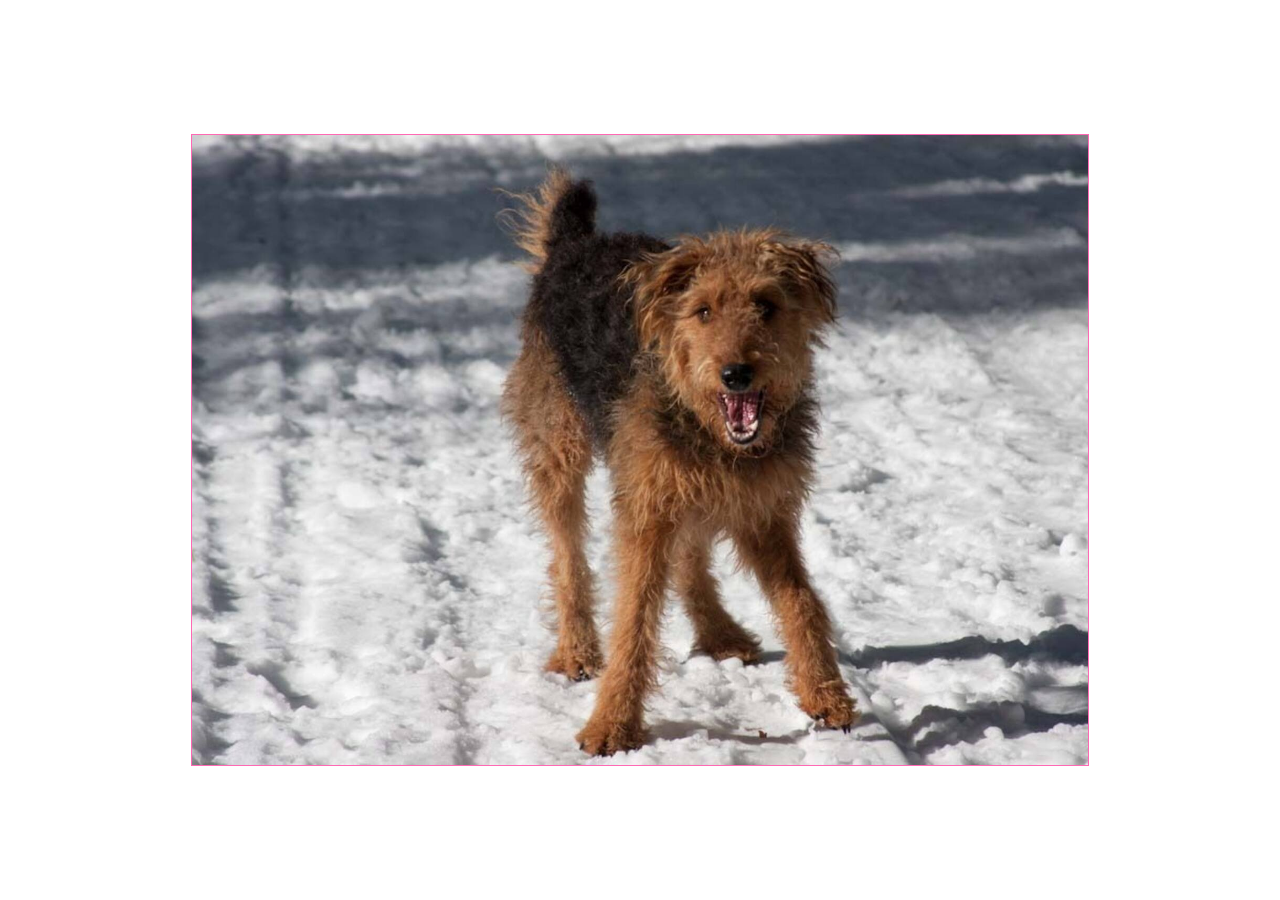
<file: src/Chapter 1/01_01b/index.html>
<!doctype html>
<html lang="en-US">

<head>
  <meta charset="utf-8" />
  <meta name="viewport" content="width=device-width, initial-scale=1.0" />
  <title>Modern image markup</title>
  <link href="style.css" rel="stylesheet" type="text/css" />
</head>

<body>
  <main class="container">
    <article class="content">
      <img src="../../assets/images/snow-dog.jpg" alt="Dog playing in the snow" />
    </article>
  </main>
</body>

</html>
</file>
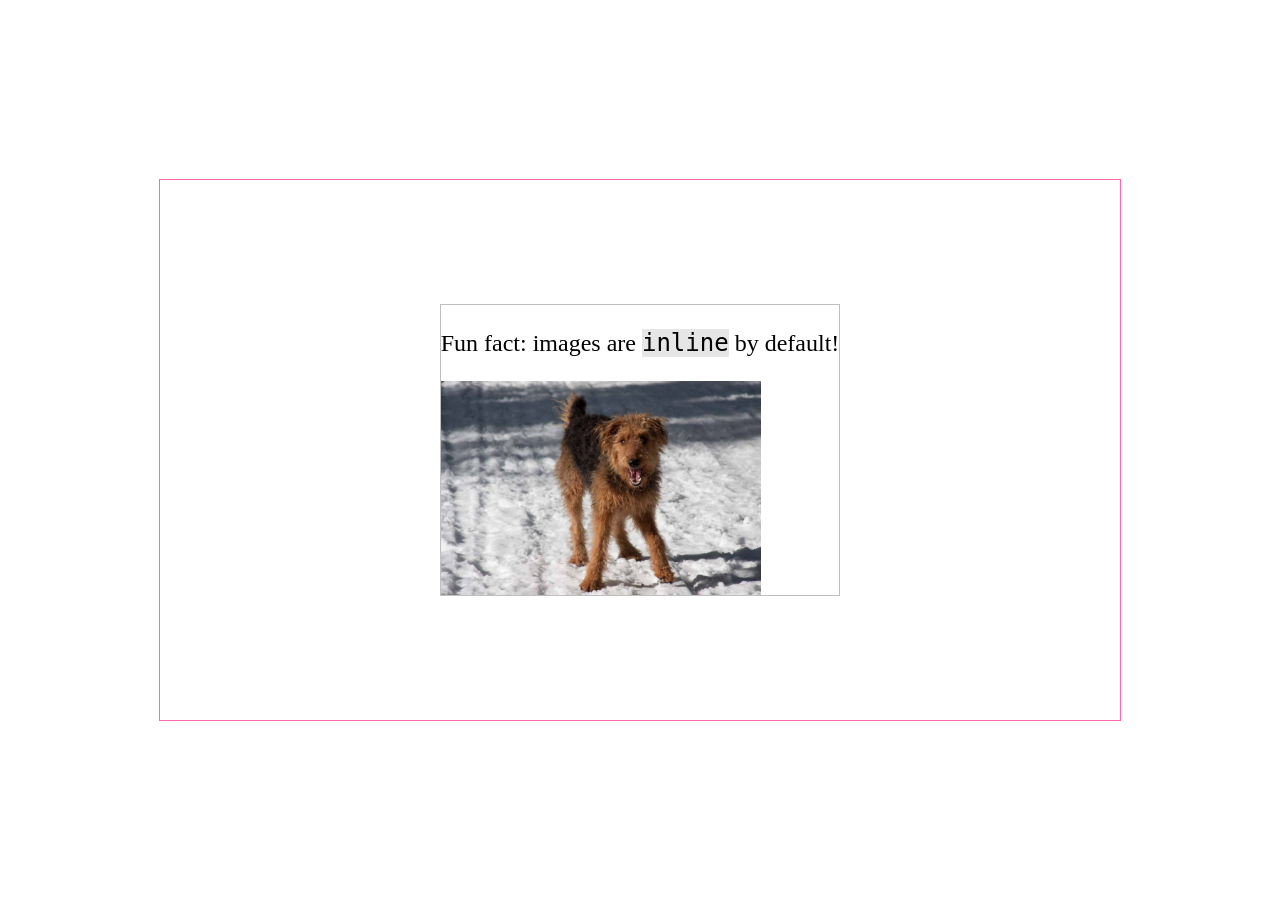
<file: src/Chapter 1/01_02b/index.html>
<!doctype html>
<html lang="en-US">

<head>
  <meta charset="utf-8" />
  <meta name="viewport" content="width=device-width, initial-scale=1.0" />
  <title>Removing the space under an image</title>
  <link href="style.css" rel="stylesheet" type="text/css" />
</head>

<body>
  <main class="container">
    <article class="content">
      <div class="image-box">
        <p>Fun fact: images are <code>inline</code> by default!</p>
        <img src="../../assets/images/snow-dog.jpg" alt="A terrier standing in the snow, ready to play" width="1800"
        height="1200" loading="lazy" />
      </div>
    </article>
  </main>
</body>

</html>
</file>
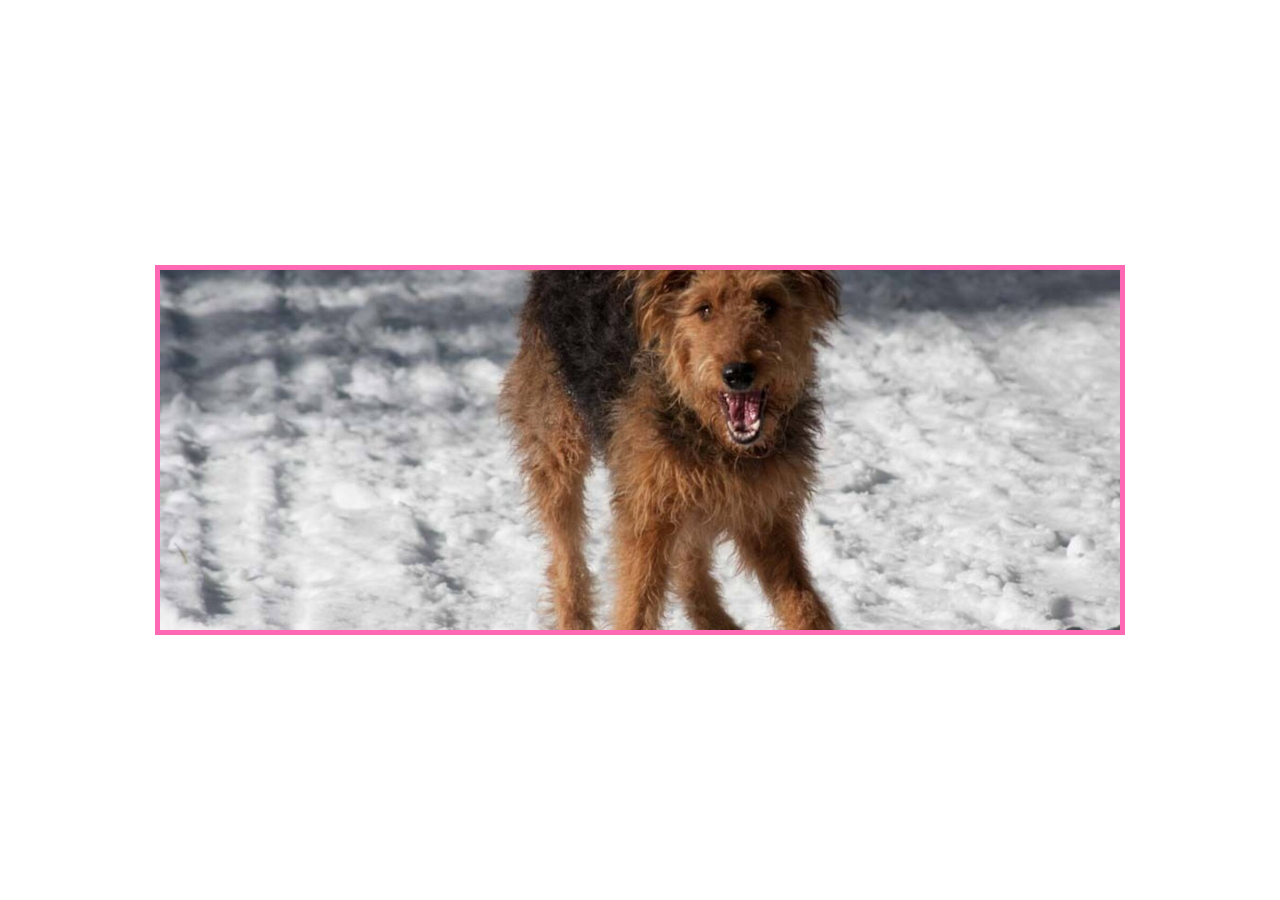
<file: src/Chapter 1/01_03b/index.html>
<!doctype html>
<html lang="en-US">

<head>
  <meta charset="utf-8" />
  <meta name="viewport" content="width=device-width, initial-scale=1.0" />
  <title>Fitting and positioning an image inside any container</title>
  <link href="style.css" rel="stylesheet" type="text/css" />
</head>

<body>
  <main class="container">
    <article class="content">
      <img src="../../assets/images/snow-dog.jpg" alt="A terrier standing in the snow, ready to play" width="1800"
        height="1200" loading="lazy" class="image" />
    </article>
  </main>
</body>

</html>
</file>
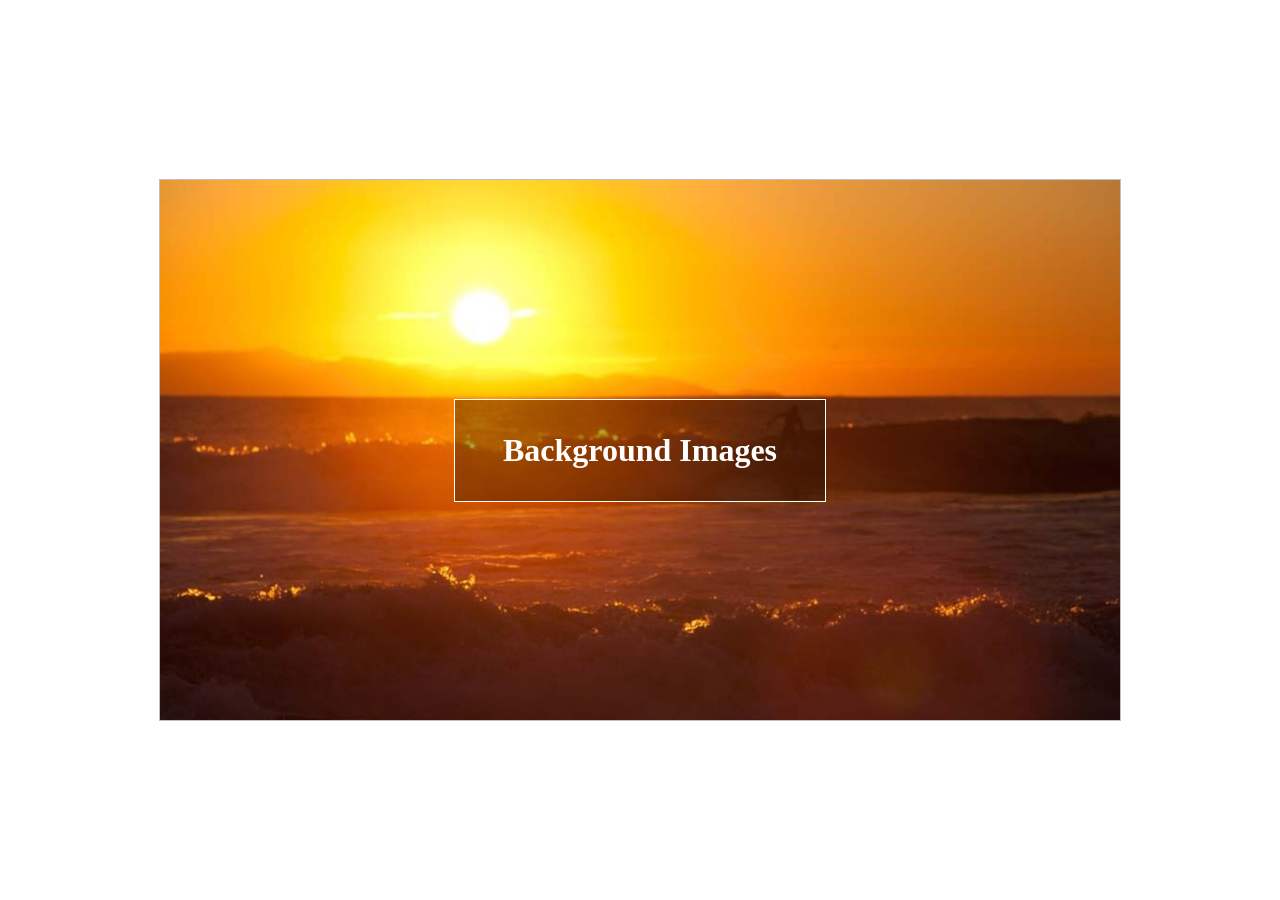
<file: src/Chapter 1/01_04b/index.html>
<!doctype html>
<html lang="en-US">

<head>
  <meta charset="utf-8" />
  <meta name="viewport" content="width=device-width, initial-scale=1.0" />
  <title>Fitting and positioning a background image in a container</title>
  <link href="style.css" rel="stylesheet" type="text/css" />
</head>

<body>
  <main class="container">
    <article class="content">
      <h1>Background Images</h1>
    </article>
  </main>
</body>

</html>
</file>
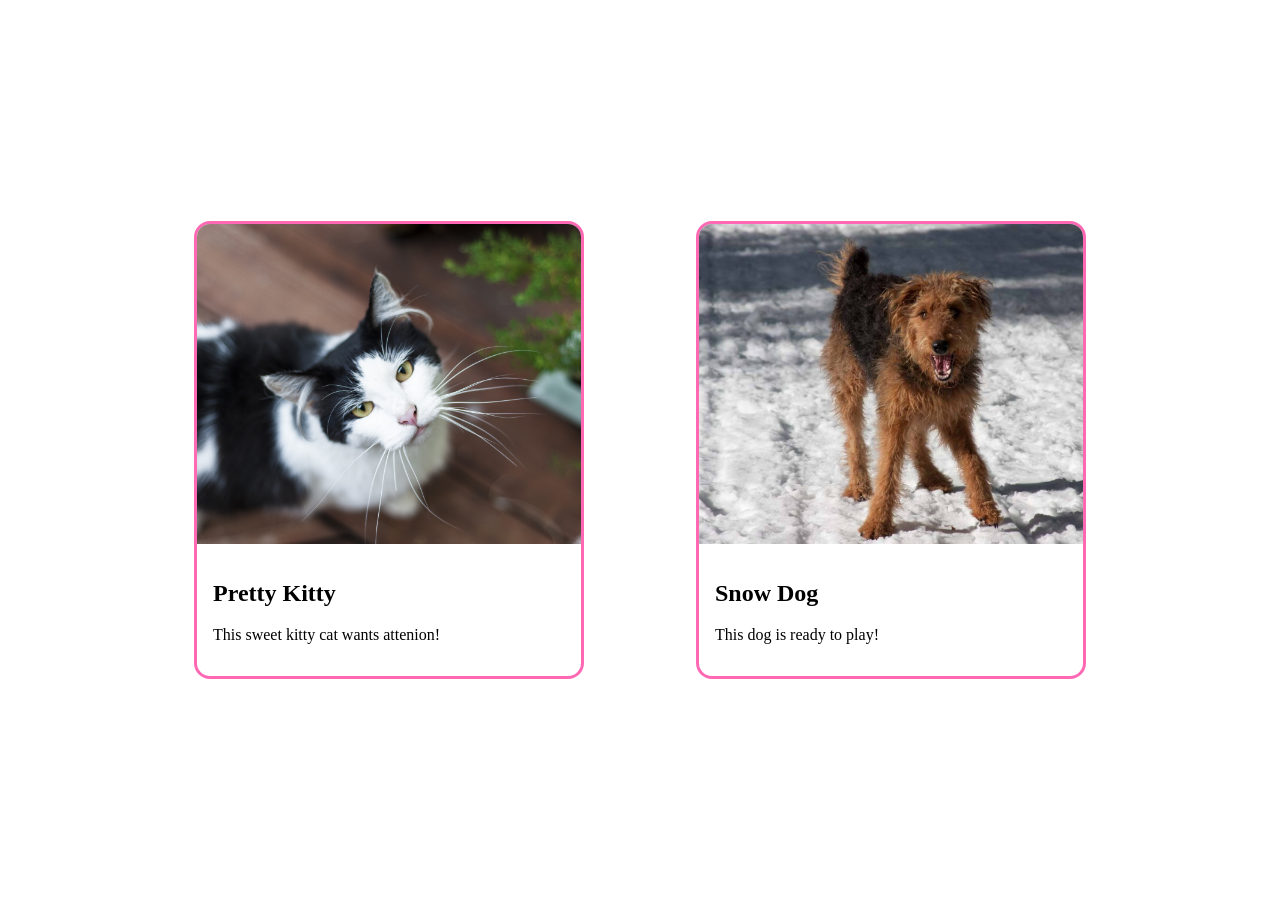
<file: src/Chapter 1/01_05b/index.html>
<!DOCTYPE html>
<html lang="en">
  <head>
    <meta charset="UTF-8" />
    <meta name="viewport" content="width=device-width, initial-scale=1.0" />
    <title>Proportionate images in a container</title>
    <link href="style.css" rel="stylesheet" type="text/css" />
  </head>
  <body>
    <main class="container">
      <figure class="card">
        <!-- <div class="ratio-box"> -->
        <img src="../../assets/images/cat-outside.jpg" alt="Black and white long-haired domestic cat outside" class="image" width="833" height="667" loading="lazy"
        />
        <!-- </div> -->
        <figcaption>
          <h2>Pretty Kitty</h2>
          <p>This sweet kitty cat wants attenion!</p>
        </figcaption>
      </figure>
      <figure class="card">
        <!-- <div class="ratio-box"> -->
          <img src="../../assets/images/snow-dog.jpg" alt="A terrier standing in the snow, ready to play" width="1800" height="1200" loading="lazy" class="image" />
        <!-- </div> -->
        <figcaption>
          <h2>Snow Dog</h2>
          <p>This dog is ready to play!</p>
        </figcaption>
      </figure>
    </main>
  </body>
</html>
</file>
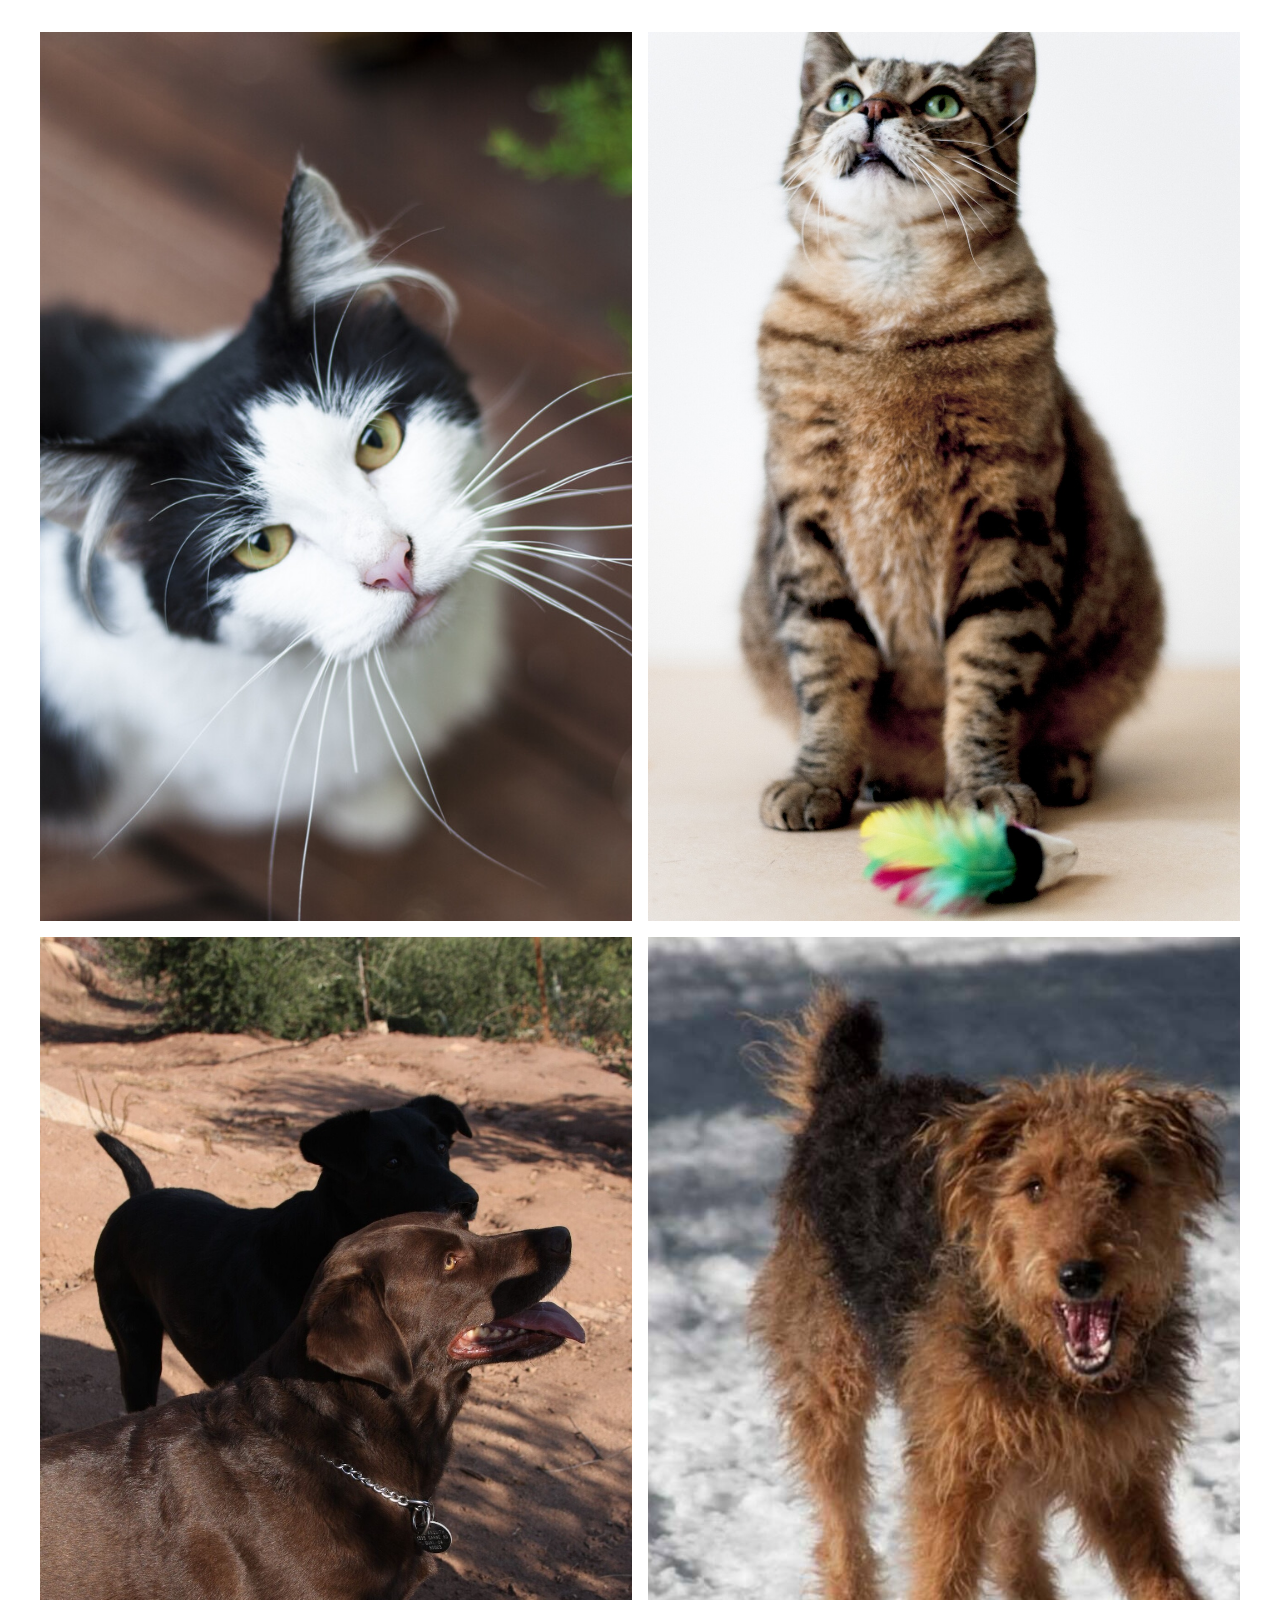
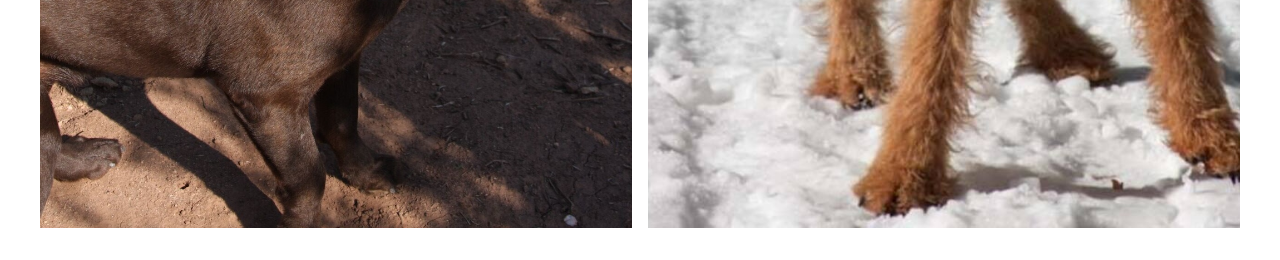
<file: src/Chapter 1/01_06b/index.html>
<!DOCTYPE html>
<html lang="en">
  <head>
    <meta charset="UTF-8" />
    <meta name="viewport" content="width=device-width, initial-scale=1.0" />
    <title>Fitting an image inside a grid cell</title>
    <link href="style.css" rel="stylesheet" type="text/css" />
  </head>
  <body>
    <main class="container">
      <article class="content">
        <img src="../../assets/images/cat-outside.jpg" alt="Black and white long-haired domestic cat outside" class="image" width="833" height="667" loading="lazy" />
        <img src="../../assets/images/cat-with-toy.jpg" alt="A striped cat looking up with a colorful feathered toy at its feet." width="1064" height="1600" loading="lazy" class="image" />
        <img src="../../assets/images/dogs-in-olive-grove.jpg" alt="A chocolate labrador and a black labrador stand ready to play in an olive grover." width="1064" height="1600" loading="lazy" class="image" />
        <img src="../../assets/images/snow-dog.jpg" alt="A terrier standing in the snow, ready to play" width="1800" height="1200" loading="lazy" class="image" />
      </article>
    </main>
  </body>
</html>
</file>
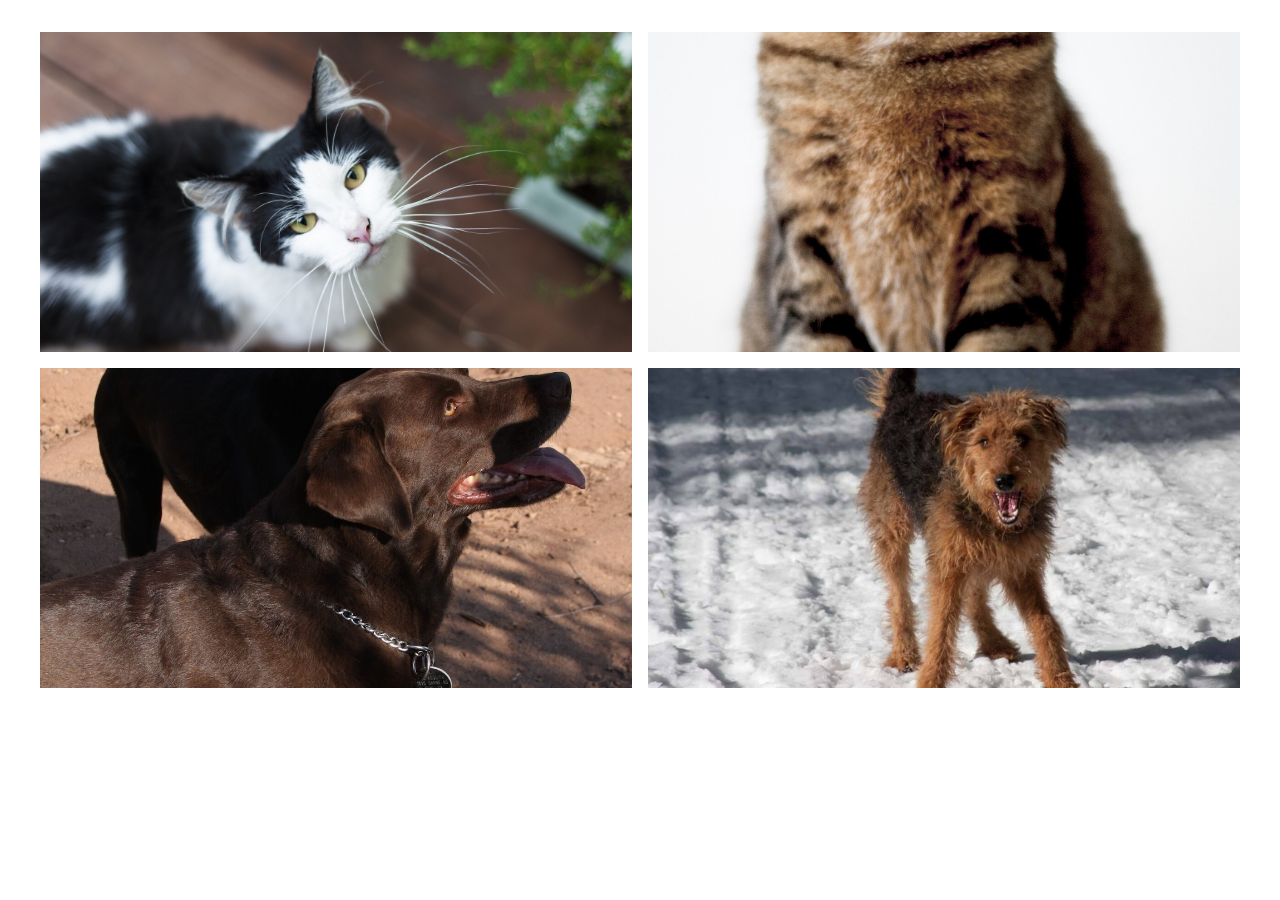
<file: src/Chapter 1/01_07b/index.html>
<!DOCTYPE html>
<html lang="en">

<head>
  <meta charset="UTF-8" />
  <meta name="viewport" content="width=device-width, initial-scale=1.0" />
  <title>Fitting an image inside a flexbox cell</title>
  <link href="style.css" rel="stylesheet" type="text/css" />
</head>

<body>
  <main class="container">
    <article class="content">
      <!-- <figure> -->
        <img src="../../assets/images/cat-outside.jpg" alt="Black and white long-haired domestic cat outside"
          width="833" height="667" loading="lazy" />
      <!-- </figure> -->
      <!-- <figure> -->
        <img src="../../assets/images/cat-with-toy.jpg"
          alt="A striped cat looking up with a colorful feathered toy at its feet." width="1064" height="1600"
          loading="lazy" />
      <!-- </figure> -->
      <!-- <figure> -->
        <img src="../../assets/images/dogs-in-olive-grove.jpg"
          alt="A chocolate labrador and a black labrador stand ready to play in an olive grover." width="1064"
          height="1600" loading="lazy" />
      <!-- </figure> -->
      <!-- <figure> -->
        <img src="../../assets/images/snow-dog.jpg" alt="A terrier standing in the snow, ready to play" width="1800"
          height="1200" loading="lazy" />
      <!-- </figure> -->
    </article>
  </main>
</body>

</html>
</file>
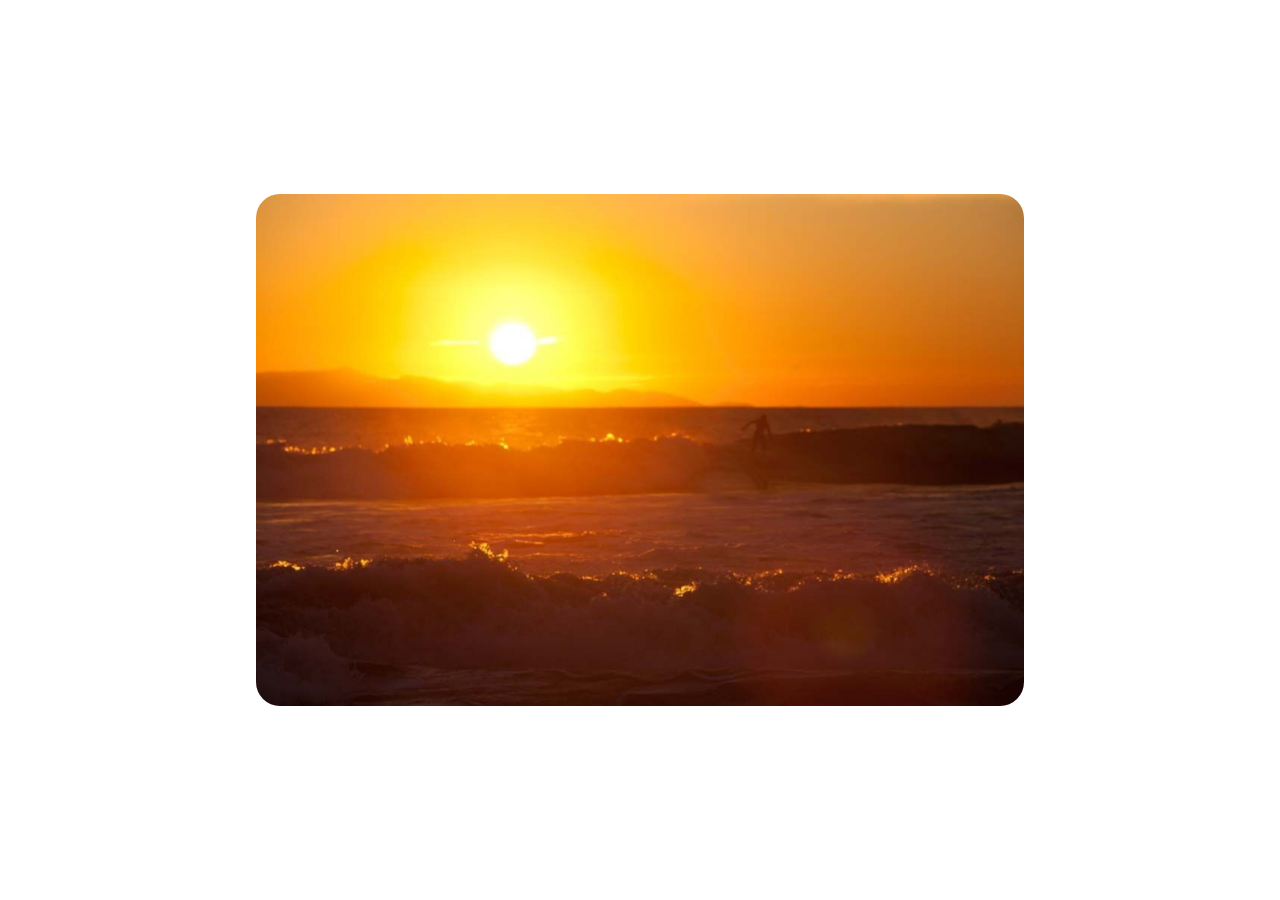
<file: src/Chapter 2/02_01b/index.html>
<!DOCTYPE html>
<html lang="en">

<head>
  <meta charset="UTF-8" />
  <meta name="viewport" content="width=device-width, initial-scale=1.0" />
  <title>Rounded corners with border-radius</title>
  <link href="style.css" rel="stylesheet" type="text/css" />
</head>

<body>
  <main class="container">
    <article class="content">
      <img src="../../assets/images/beach-sunset.jpg" alt="Sunset over the ocean with a silhouette of a surfer on a wave." width="1799"
        height="1200" loading="lazy" />
    </article>
  </main>
</body>

</html>
</file>
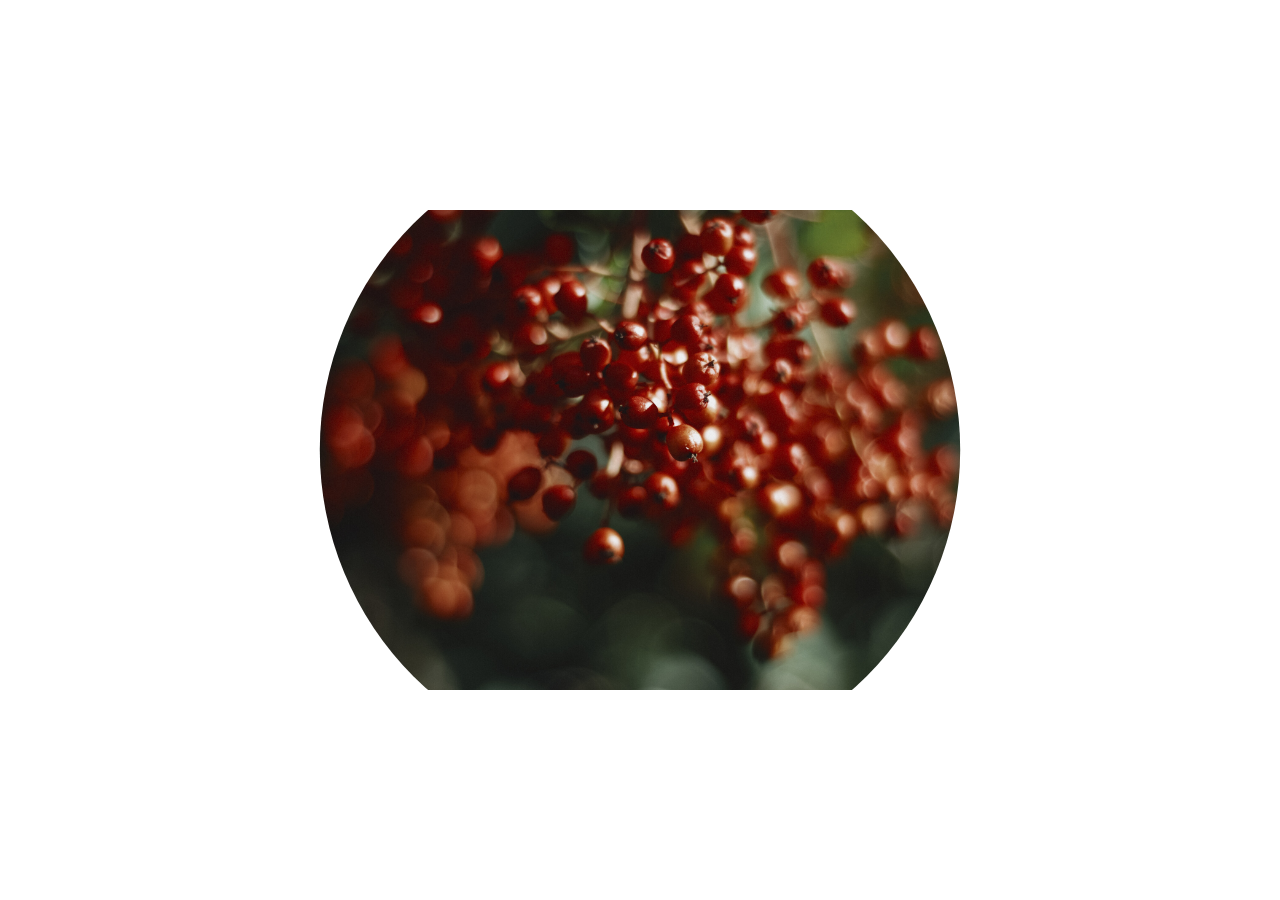
<file: src/Chapter 2/02_03b/index.html>
<!DOCTYPE html>
<html lang="en">
  <head>
    <meta charset="UTF-8" />
    <meta name="viewport" content="width=device-width, initial-scale=1.0" />
    <title>clip-path: circles and elipses</title>
    <link href="style.css" rel="stylesheet" type="text/css" />
  </head>
  <body>
    <main class="container">
      <article class="content">
        <div class="ratio-box">
          <img
            src="../../assets/images/red-berries.jpg"
            alt="A cluster of small red berries with a blurred green background."
            width="1250" height="837" loading="lazy" />
        </div>
      </article>
    </main>
  </body>
</html>
</file>
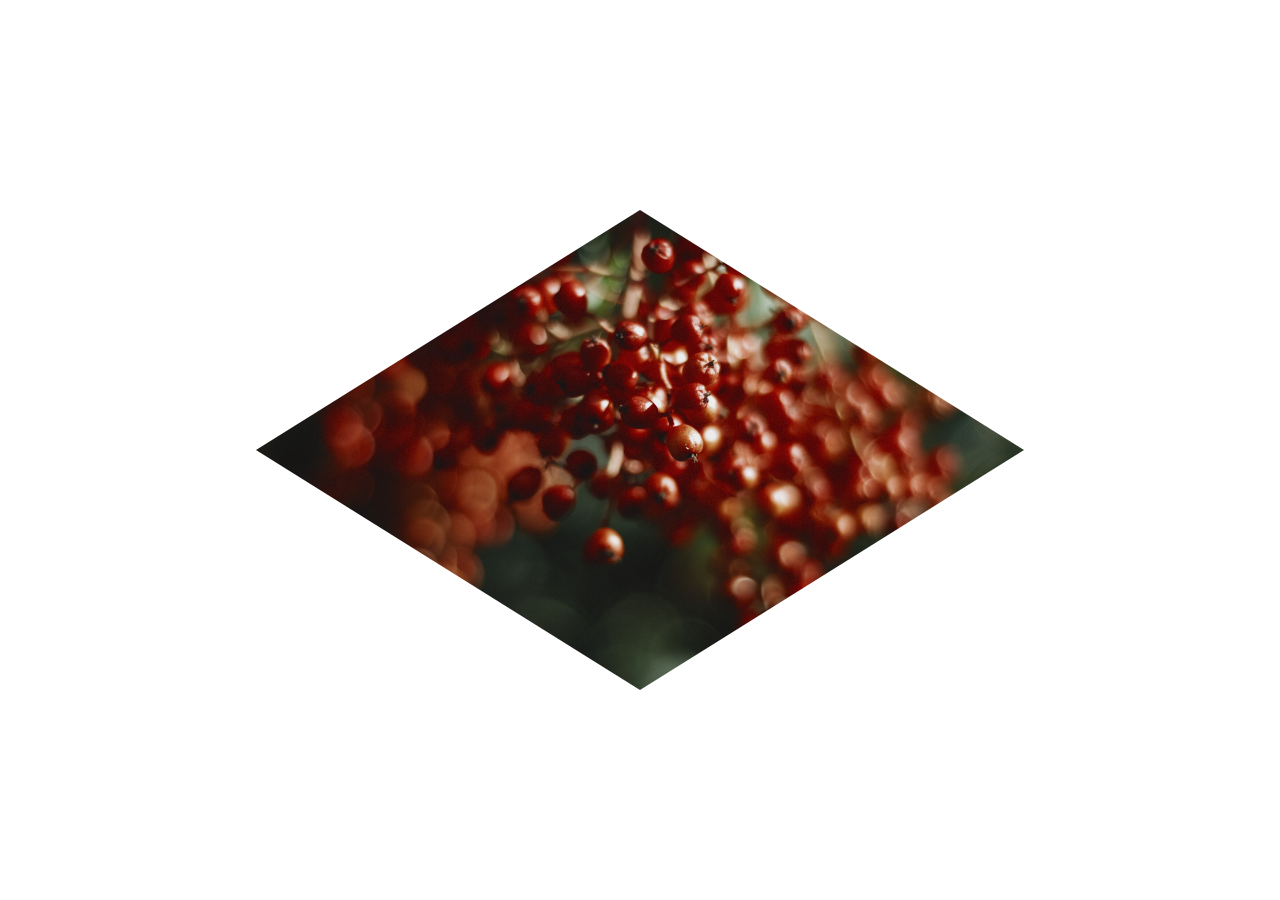
<file: src/Chapter 2/02_04b/index.html>
<!DOCTYPE html>
<html lang="en">

<head>
  <meta charset="UTF-8" />
  <meta name="viewport" content="width=device-width, initial-scale=1.0" />
  <title>clip-path: polygon</title>
  <link href="style.css" rel="stylesheet" type="text/css" />
</head>

<body>
  <main class="container">
    <article class="content">
      <div class="ratio-box">
        <img src="../../assets/images/red-berries.jpg"
          alt="A cluster of small red berries with a blurred green background." width="1250" height="837"
          loading="lazy" />
      </div>
    </article>
  </main>
</body>

</html>
</file>
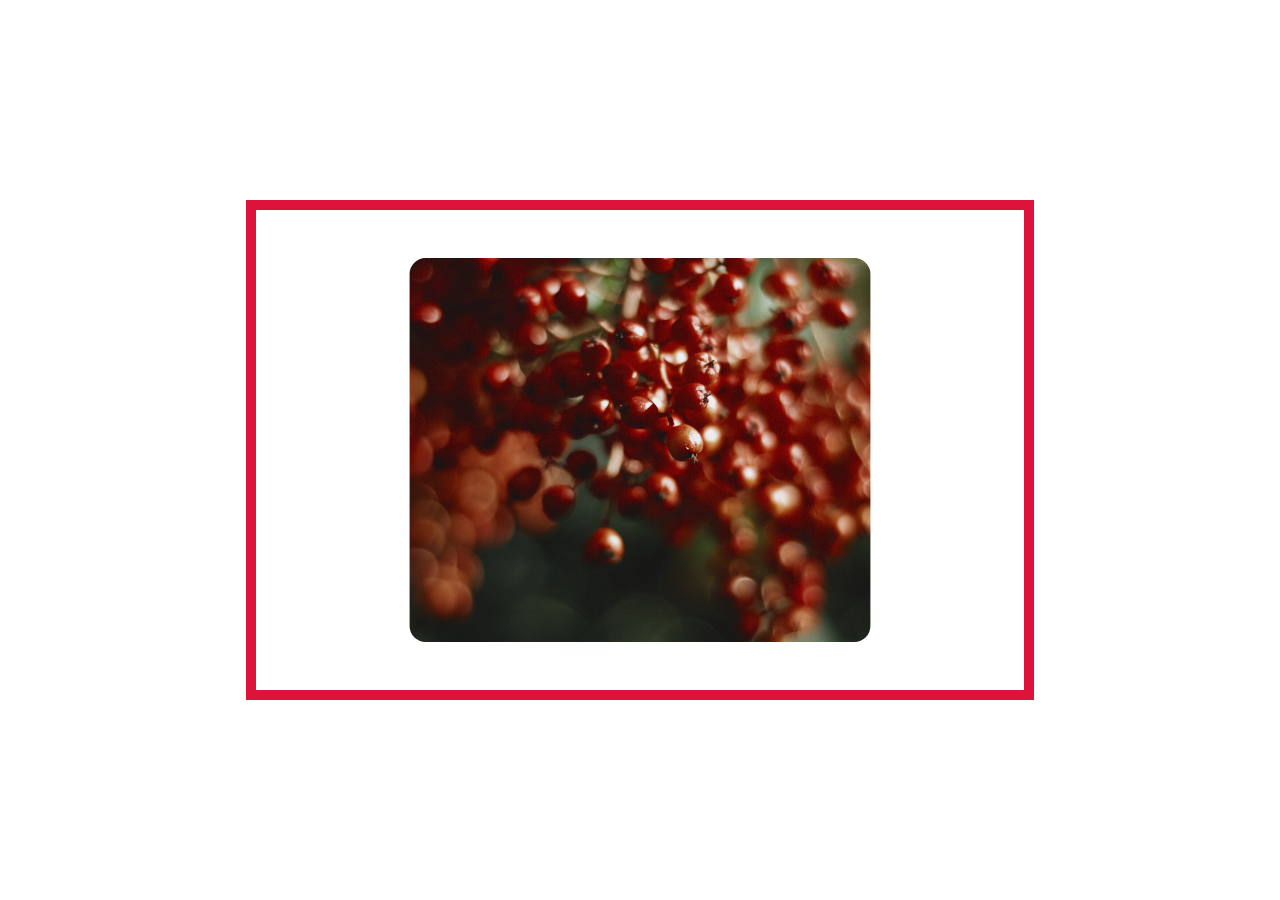
<file: src/Chapter 2/02_05b/index.html>
<!DOCTYPE html>
<html lang="en">

<head>
  <meta charset="UTF-8" />
  <meta name="viewport" content="width=device-width, initial-scale=1.0" />
  <title>clip-path: inset</title>
  <link href="style.css" rel="stylesheet" type="text/css" />
</head>

<body>
  <main class="container">
    <article class="content">
      <div class="ratio-box">
        <img src="../../assets/images/red-berries.jpg"
          alt="A cluster of small red berries with a blurred green background." width="1250" height="837"
          loading="lazy" />
      </div>
    </article>
  </main>
</body>

</html>
</file>
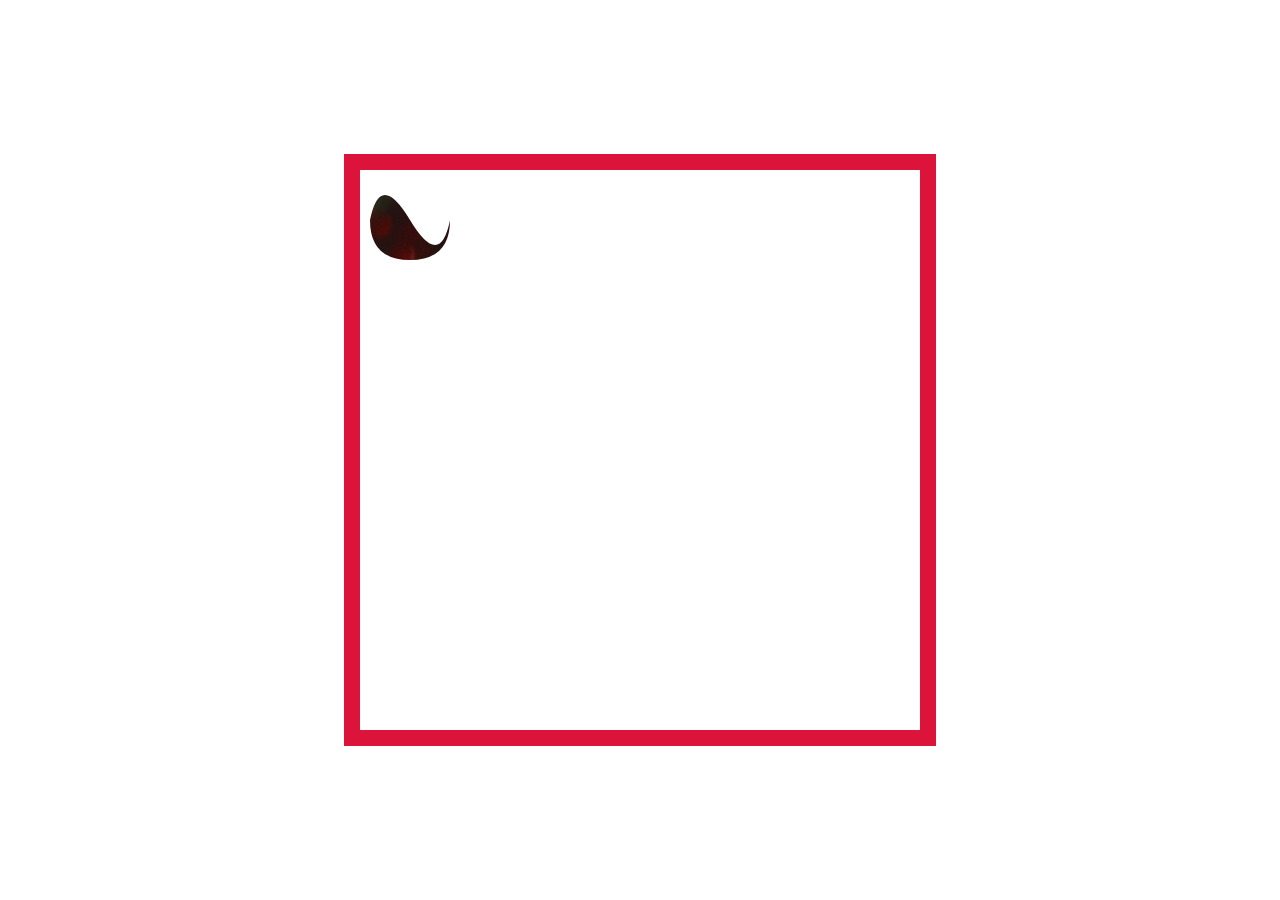
<file: src/Chapter 2/02_06b/index.html>
<!DOCTYPE html>
<html lang="en">

<head>
  <meta charset="UTF-8" />
  <meta name="viewport" content="width=device-width, initial-scale=1.0" />
  <title>clip-path: path</title>
  <link href="style.css" rel="stylesheet" type="text/css" />
</head>

<body>
  <main class="container">
    <article class="content">
      <div class="ratio-box">
        <img src="../../assets/images/red-berries.jpg"
          alt="A cluster of small red berries with a blurred green background." width="1250" height="837"
          loading="lazy" />
      </div>
    </article>
  </main>
</body>

</html>
</file>
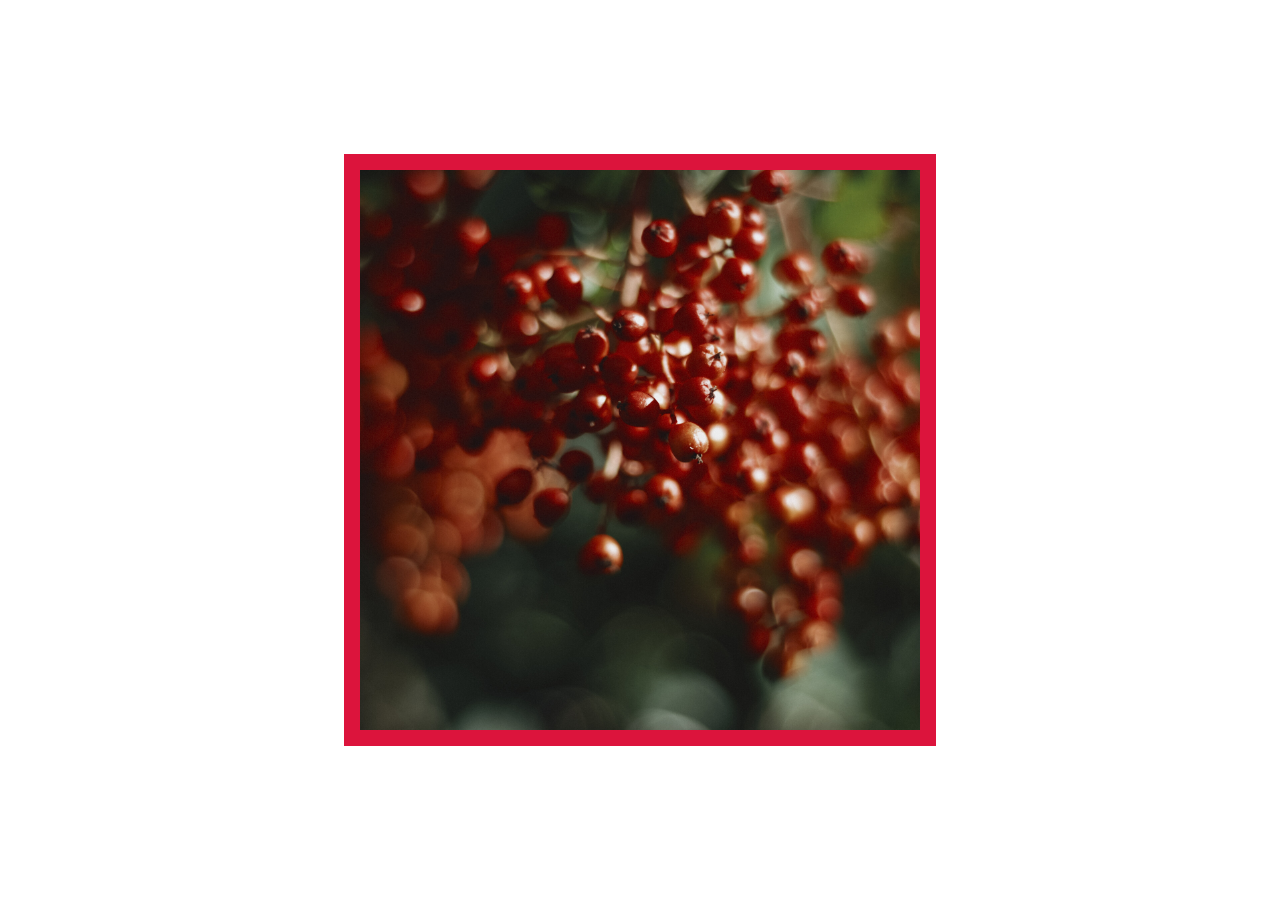
<file: src/Chapter 2/02_07b/index.html>
<!DOCTYPE html>
<html lang="en">

<head>
  <meta charset="UTF-8" />
  <meta name="viewport" content="width=device-width, initial-scale=1.0" />
  <title>clip-path: url</title>
  <link href="style.css" rel="stylesheet" type="text/css" />
</head>

<body>
  <main class="container">
    <article class="content">
      <div class="ratio-box">
        <img src="../../assets/images/red-berries.jpg"
          alt="A cluster of small red berries with a blurred green background." width="1250" height="837"
          loading="lazy" />
      </div>
    </article>
  </main>
</body>

</html>
</file>
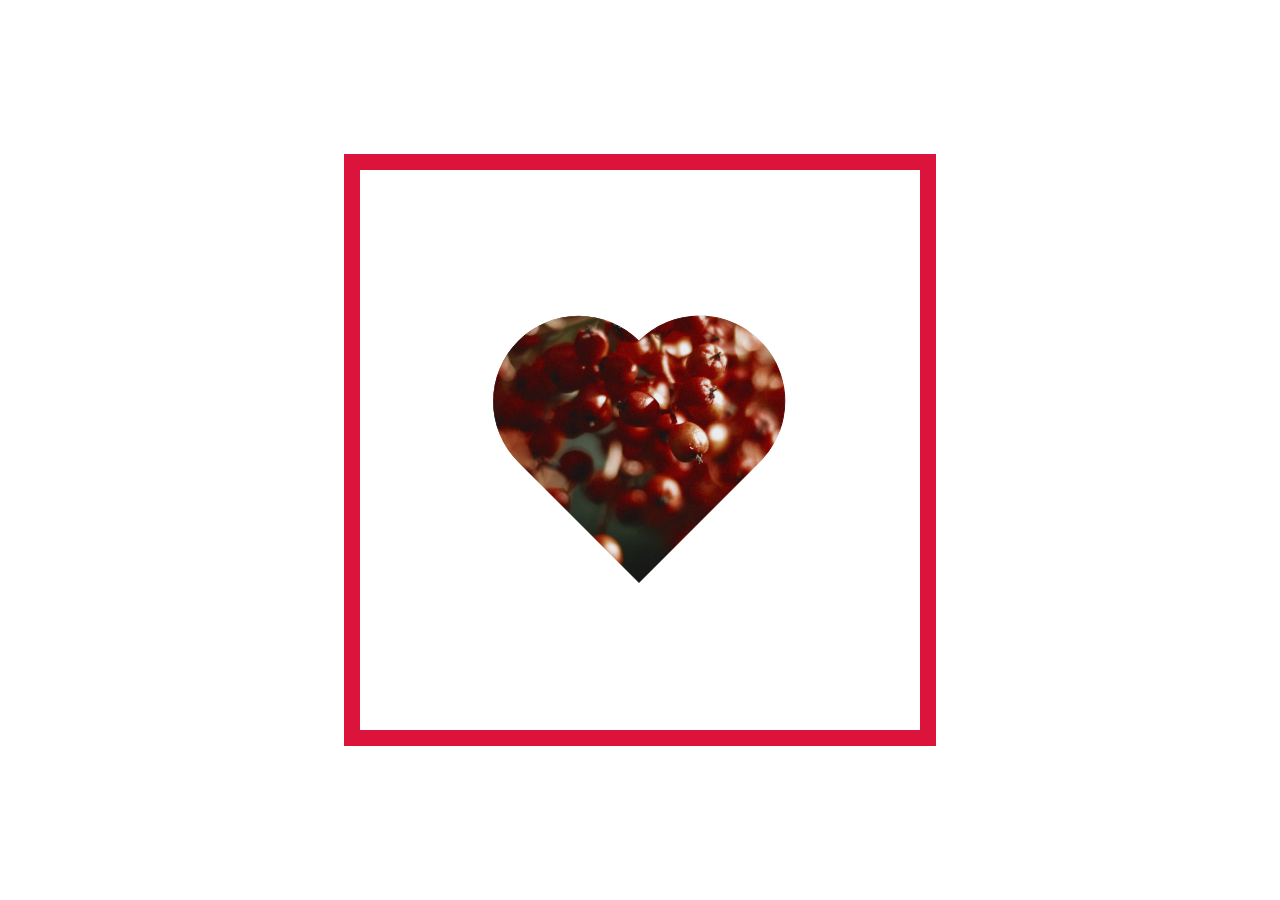
<file: src/Chapter 2/02_08b/index.html>
<!DOCTYPE html>
<html lang="en">

<head>
  <meta charset="UTF-8" />
  <meta name="viewport" content="width=device-width, initial-scale=1.0" />
  <title>mask-image</title>
  <link href="style.css" rel="stylesheet" type="text/css" />
</head>

<body>
  <main class="container">
    <article class="content">
      <div class="ratio-box">
        <img src="../../assets/images/red-berries.jpg"
          alt="A cluster of small red berries with a blurred green background." width="1250" height="837"
          loading="lazy" />
      </div>
    </article>
  </main>
</body>

</html>
</file>
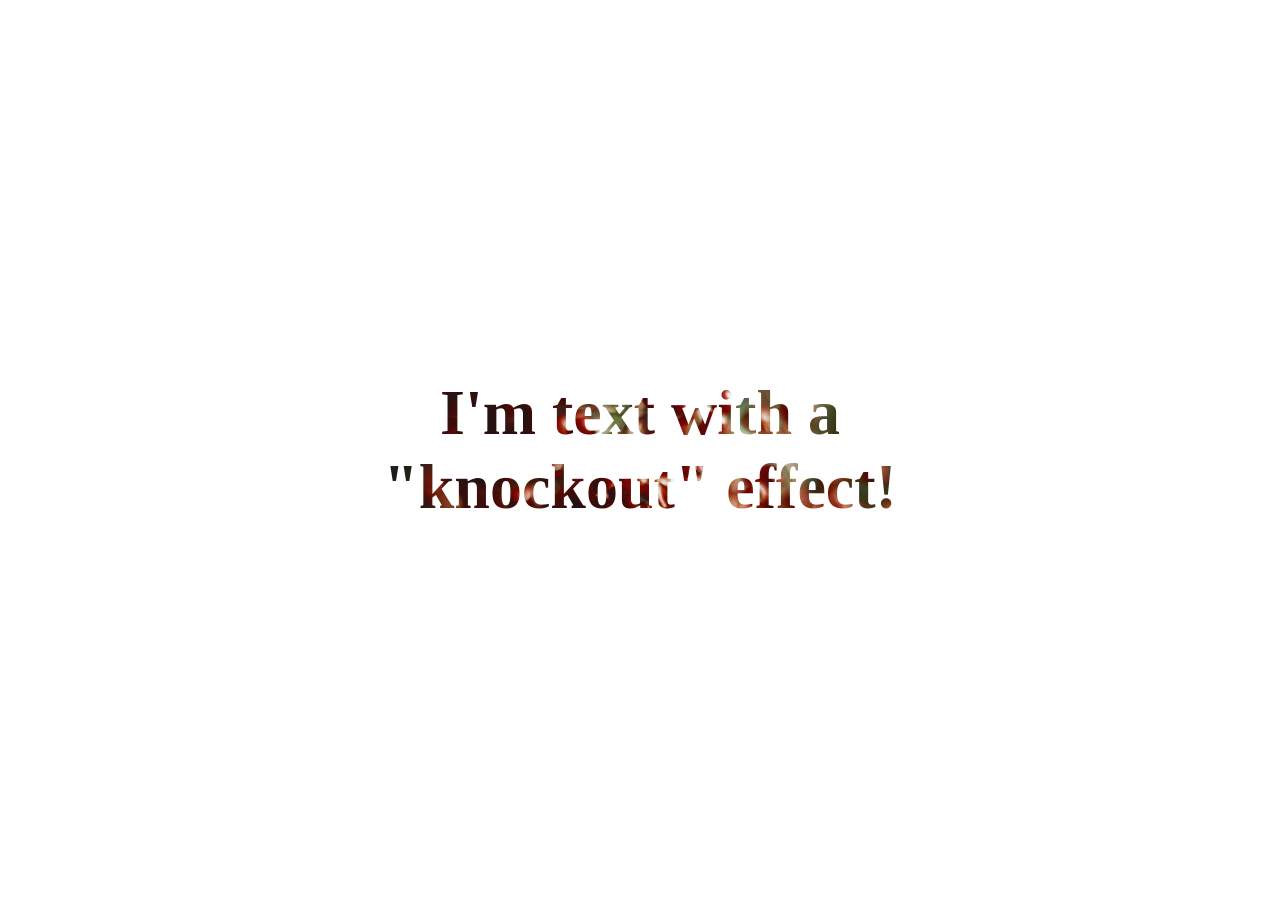
<file: src/Chapter 2/02_09b/index.html>
<!DOCTYPE html>
<html lang="en">

<head>
  <meta charset="UTF-8">
  <meta name="viewport" content="width=device-width, initial-scale=1.0">
  <title>Text knockout</title>
  <link href="style.css" rel="stylesheet" type="text/css" />
</head>

<body>

  <main class="container">
    <article class="content">
      <h1>I'm text with a "knockout" effect!</h1>
    </article>
  </main>
</body>

</html>
</file>
<file: src/Chapter 1/01_01b/style.css>
body {
  margin: 0;
}

.container {
  align-items: center;
  display: flex;
  height: 100vh;
  justify-content: center;
}

.content {
  border: 1px solid hotpink;
  height: 70vh;
  width: 70vw;
}

.content img {
  height: 100%;
  object-fit: cover;
  object-position: center;
  width: 100%;
}
</file>
<file: src/Chapter 1/01_02b/style.css>
body {
  margin: 0;
}

img {
  display: block;
  height: auto;
  width: 20rem;
}

.image-box {
    border: 1px solid hsl(0, 0%, 75%);
}

.container {
  align-items: center;
  display: flex;
  height: 100vh;
  justify-content: center;
}

.content {
  align-items: center;
  border: 1px solid hotpink;
  display: flex;
  height: 60vh;
  justify-content: center;
  width: 75vw;
}

p {
  font-size: 1.5rem;
}

code {
  background: hsl(0, 0%, 90%);
  font-family: monospace;
}
</file>
<file: src/Chapter 1/01_03b/style.css>
body {
  margin: 0;
}

img {
  display: block;
  height: auto;
  width: 100%;
}

.container {
  align-items: center;
  display: flex;
  height: 100vh;
  justify-content: center;
}

.content {
  border: 5px solid hotpink;
  height: 40vh;
  width: 75vw;
}

.image {
  height: 100%;
  object-fit: cover;
  object-position: center;
  width: 100%;
}
</file>
<file: src/Chapter 1/01_04b/style.css>
body {
  margin: 0;
}

img {
  display: block;
  height: auto;
  width: 100%;
}

.container {
  align-items: center;
  display: flex;
  height: 100vh;
  justify-content: center;
}

.content {
  align-items: center;
  background-image: url("../../assets/images/beach-sunset.jpg");
  background-size: cover;
  background-position: center;
  border: 1px solid hsl(0, 0%, 75%);
  display: flex;
  height: 60vh;
  justify-content: center;
  width: 75vw;
}

.content h1 {
  padding: 2rem 3rem;
  background: hsla(0, 0%, 0%, 0.3);
  border: 1px solid white;
  font-size: 2rem;
  color: white;
}
</file>
<file: src/Chapter 1/01_05b/style.css>
body {
  margin: 0;
}

img {
  display: block;
  height: auto;
  width: 100%;
}

.container {
  align-items: center;
  display: flex;
  gap: 2rem;
  height: 100vh;
  justify-content: center;
}

.card {
  border: 3px solid hotpink;
  border-radius: 1rem;
  width: 30vw;
  overflow: hidden;
}

.image {
  height: 20rem;
  object-fit: cover;
  width: 100%;
}

figcaption {
  padding: 1rem;
}

.ratio-box {
  width: 100%;
}
</file>
<file: src/Chapter 1/01_06b/style.css>
body {
  margin: 0;
}

img {
  display: block;
  height: 100%;
  object-fit: cover;
  width: 100%;
}

.container {
  display: flex;
  justify-content: center;
  margin: 2rem;
}

.content {
  display: grid;
  gap: 1rem;
  grid-template-columns: repeat(2, 1fr);
  max-width: 1200px;
  width: 100%;
}
</file>
<file: src/Chapter 1/01_07b/style.css>
body {
  margin: 0;
}

img {
  display: block;
  height: auto;
  width: 100%;
}

.container {
  display: flex;
  justify-content: center;
  margin: 2rem;
}

.content {
  display: flex;
  flex-wrap: wrap;
  gap: 1rem;
  max-width: 1200px;
  width: 100%;
}

.content img {
  flex: 1 1 calc(50% - 1rem);
  height: 20rem;
  object-fit: cover;
}
</file>
<file: src/Chapter 2/02_01b/style.css>
body {
  margin: 0;
}

img {
  border-radius: 1.5rem;
  display: block;
  height: auto;
  width: 100%;
}

.container {
  align-items: center;
  display: flex;
  height: 100vh;
  justify-content: center;
}

.content {
  width: 60vw;
}
</file>
<file: src/Chapter 2/02_03b/style.css>
body {
  margin: 0;
}

img {
  display: block;
  height: auto;
  width: 100%;
}

.container {
  align-items: center;
  display: flex;
  height: 100vh;
  justify-content: center;
}

.ratio-box {
  width: 60vw;
}

.content img {
  clip-path: circle(50% at center);
  height: 30rem;
  object-fit: cover;
}
</file>
<file: src/Chapter 2/02_04b/style.css>
body {
  margin: 0;
}

img {
  display: block;
  height: auto;
  width: 100%;
}

.container {
  align-items: center;
  display: flex;
  height: 100vh;
  justify-content: center;
}

.ratio-box {
  width: 60vw;
}

.content img {
  clip-path: polygon(50% 0%, 100% 50%, 50% 100%, 0% 50%);
  height: 30rem;
  object-fit: cover;
}
</file>
<file: src/Chapter 2/02_05b/style.css>
body {
  margin: 0;
}

img {
  display: block;
  height: auto;
  width: 100%;
}

.container {
  align-items: center;
  display: flex;
  height: 100vh;
  justify-content: center;
}

.ratio-box {
  border: 10px solid crimson;
  width: 60vw;
}

.content img {
  clip-path: inset(10% 20% 10% 20% round 1rem);
  height: 30rem;
  object-fit: cover;
}
</file>
<file: src/Chapter 2/02_06b/style.css>
body {
  margin: 0;
}

img {
  display: block;
  height: auto;
  width: 100%;
}

.container {
  align-items: center;
  display: flex;
  height: 100vh;
  justify-content: center;
}

.content {
  border: 1rem solid crimson;
  max-width: 35rem;
  overflow: hidden;
  width: 60vw;
}

.ratio-box {
  height: 0;
  padding-top: 100%;
  position: relative;
  width: 100%;
}

.content img {
  height: 100%;
  object-fit: cover;
  position: absolute;
  width: 100%;
  top: 0;
}

.content img {
  clip-path: path("M10,50 Q20,0 50,50 T90,50 Q90,90 50,90 T10,50 Z");
}
</file>
<file: src/Chapter 2/02_07b/style.css>
body {
  margin: 0;
}

img {
  display: block;
  height: auto;
  width: 100%;
}

.container {
  align-items: center;
  display: flex;
  height: 100vh;
  justify-content: center;
}

.content {
  border: 1rem solid crimson;
  max-width: 35rem;
  overflow: hidden;
  width: 60vw;
}

.ratio-box {
  height: 0;
  padding-top: 100%;
  position: relative;
  width: 100%;
}

.content img {
  height: 100%;
  object-fit: cover;
  position: absolute;
  top: 0;
  width: 100%;
}

.content img {
  clip-path: url(#shape);
}
</file>
<file: src/Chapter 2/02_08b/style.css>
body {
  margin: 0;
}

img {
  display: block;
  height: auto;
  width: 100%;
}

.container {
  align-items: center;
  display: flex;
  height: 100vh;
  justify-content: center;
}

.content {
  border: 1rem solid crimson;
  max-width: 35rem;
  overflow: hidden;
  width: 60vw;
}

.ratio-box {
  height: 0;
  padding-top: 100%;
  position: relative;
  width: 100%;
}

.content img {
  height: 100%;
  object-fit: cover;
  position: absolute;
  top: 0;
  width: 100%;
}

.content img {
  -webkit-mask-image: url("heart.svg");
  mask-image: url("heart.svg");
  -webkit-mask-size: contain;
  mask-size: contain;
  -webkit-mask-repeat: no-repeat;
  mask-repeat: no-repeat;
  -webkit-mask-position: center;
  mask-position: center;
}
</file>
<file: src/Chapter 2/02_09b/style.css>
body {
  margin: 0;
}

img {
  display: block;
  height: auto;
  width: 100%;
}

.container {
  align-items: center;
  display: flex;
  height: 100vh;
  justify-content: center;
}

.content {
  align-items: center;
  display: flex;
  height: 20rem;
  justify-content: center;
  max-width: 40rem;
  width: 60vw;
}

.content h1 {
  background: url("../../assets/images/red-berries.jpg");
  background-size: cover;
  -webkit-background-clip: text;
  background-clip: text;
  -webkit-text-fill-color: transparent;
  font-size: 4rem;
  padding: 2rem;
  text-align: center;
}
</file>
